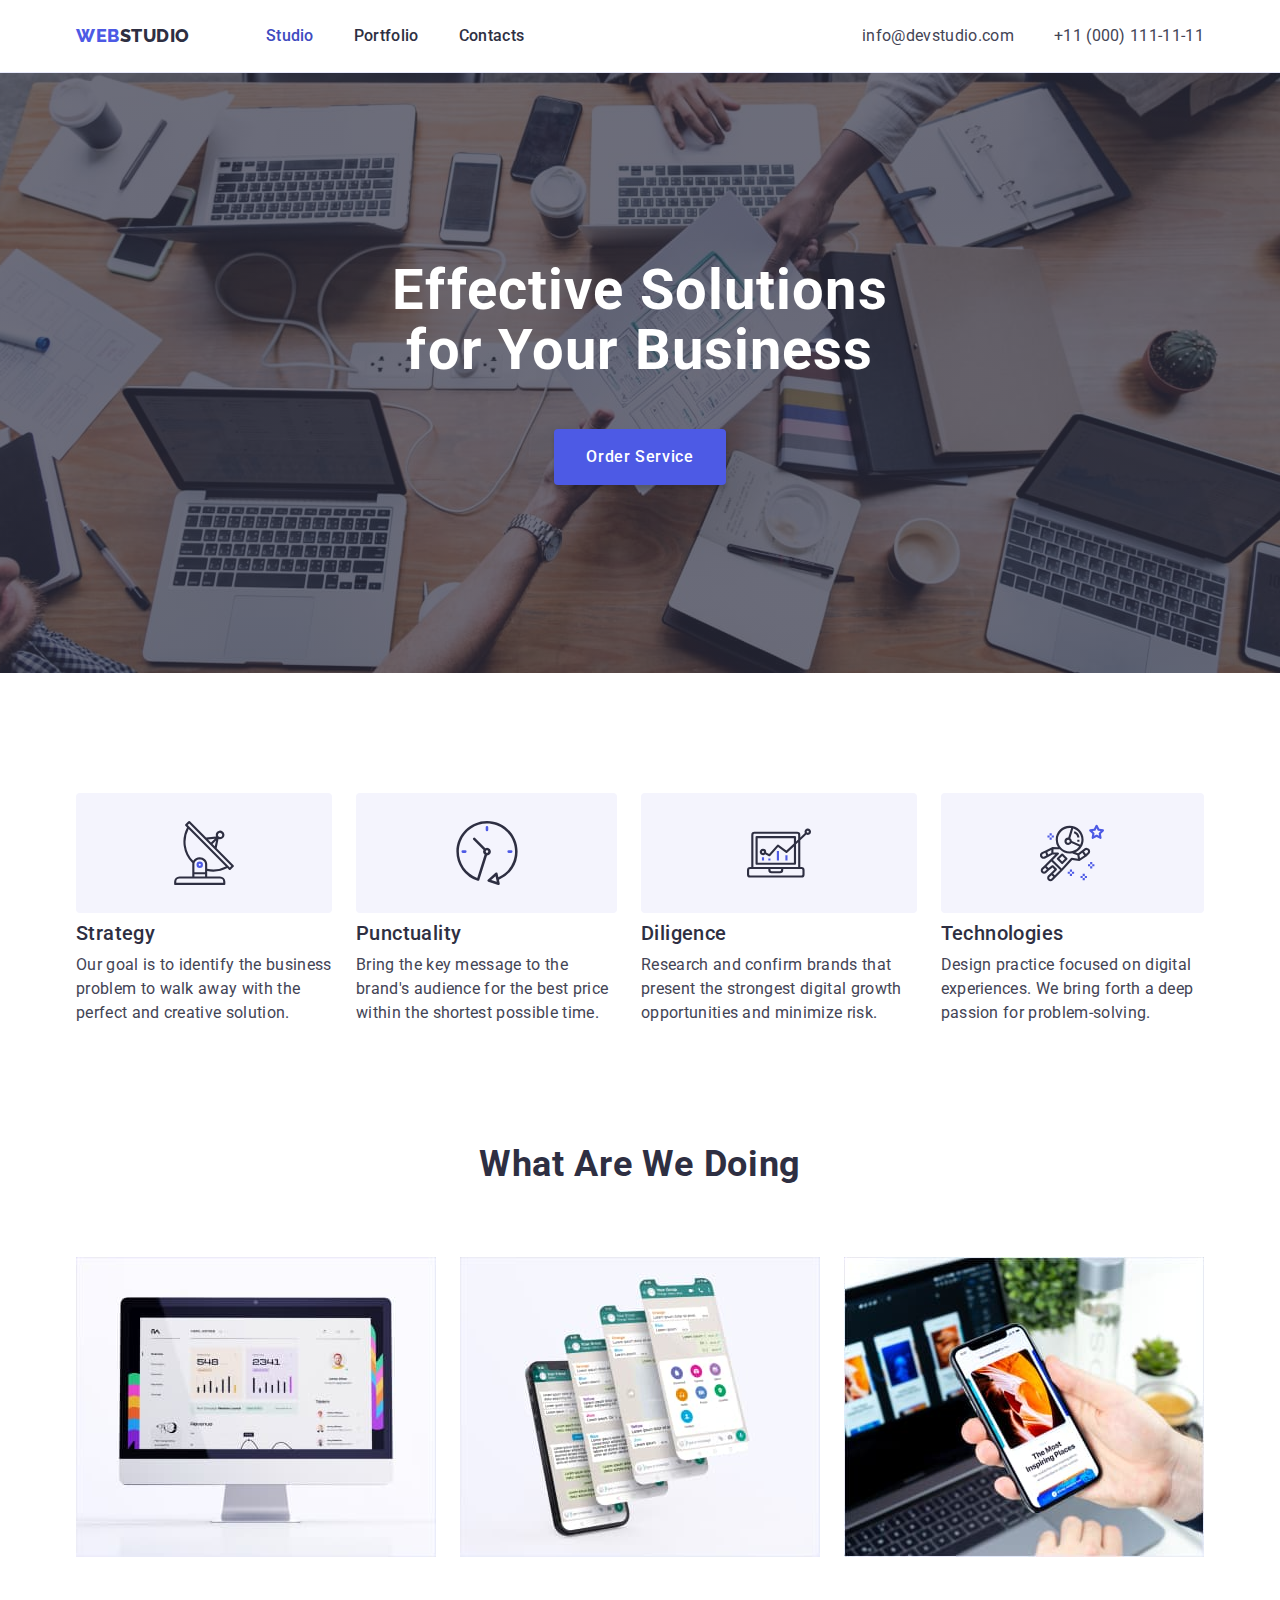
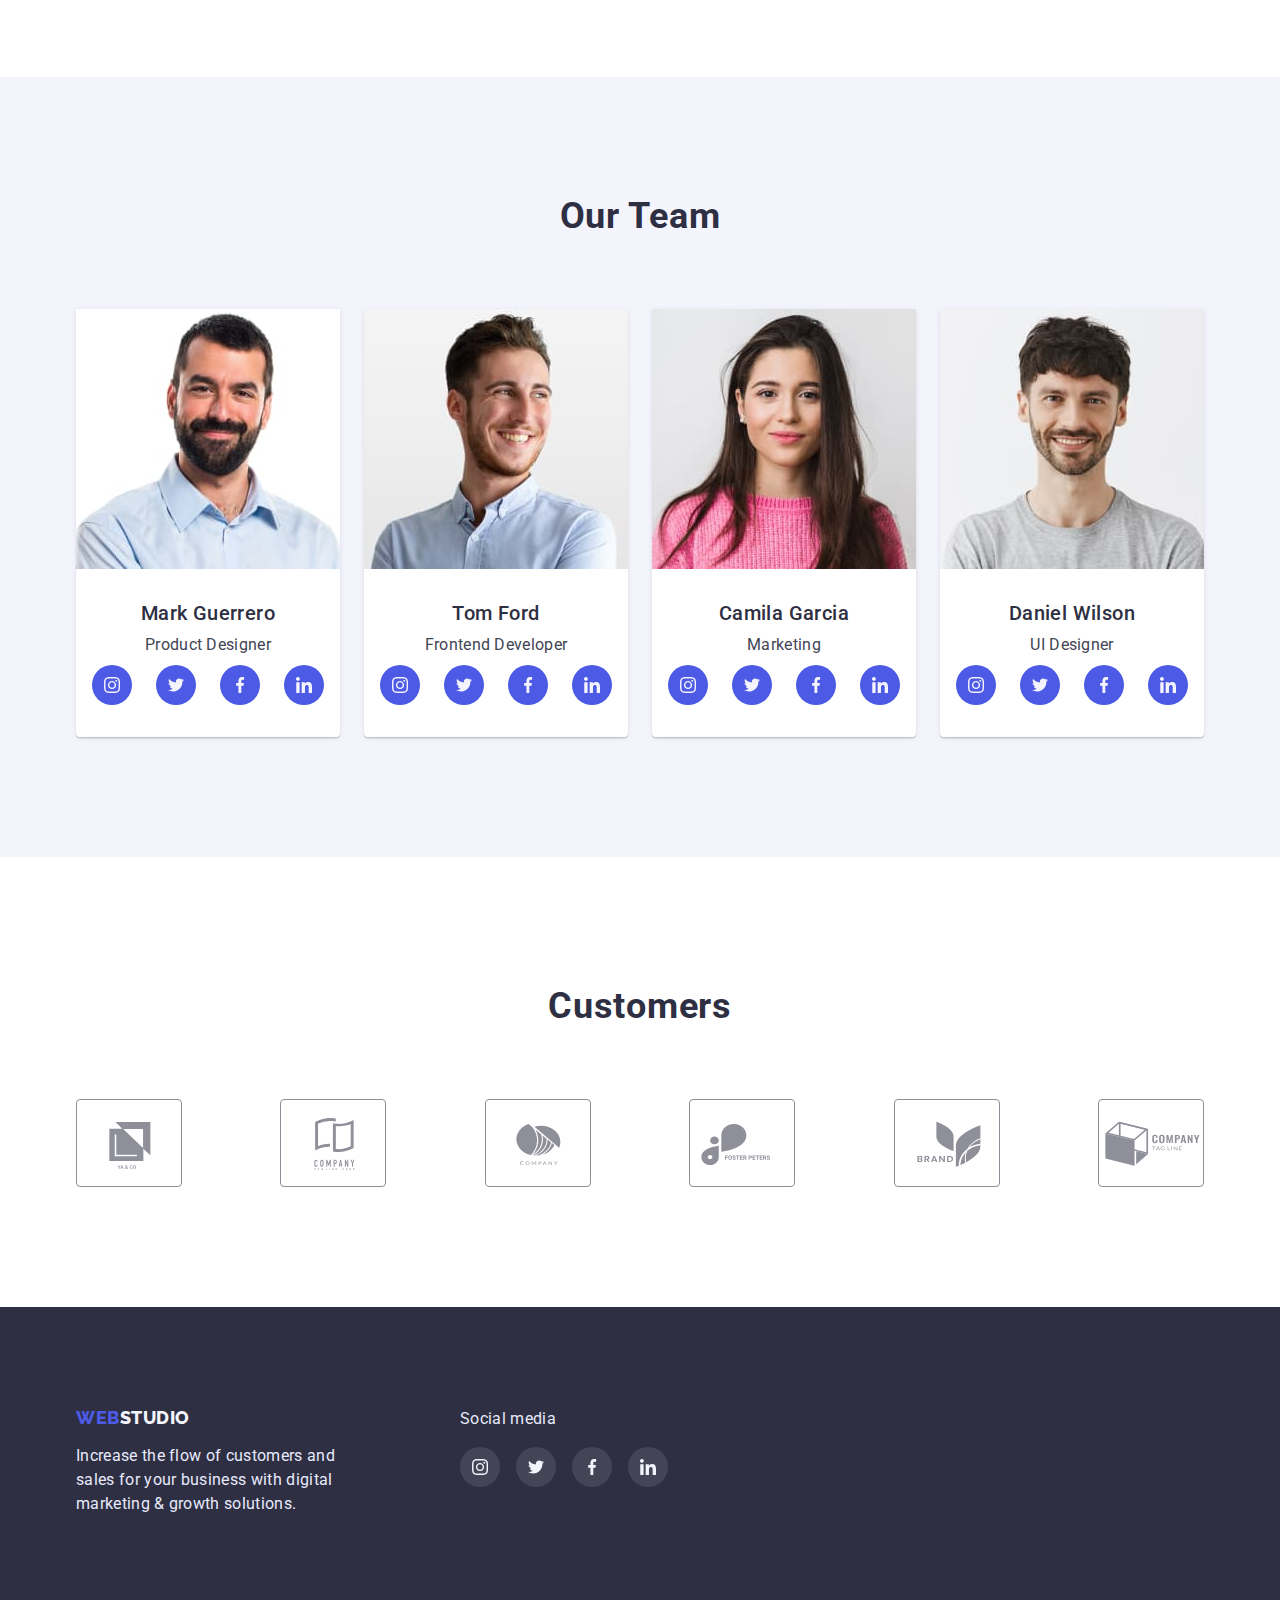
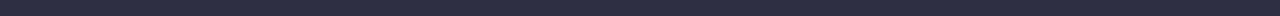
<file: index.html>
<!DOCTYPE html>
<html lang="en">
  <head>
    <meta charset="UTF-8" />
    <meta http-equiv="X-UA-Compatible" content="IE=edge" />
    <meta name="viewport" content="width=device-width, initial-scale=1.0" />
    <title>WebStudio</title>
    <link
      href="https://fonts.googleapis.com/css2?family=Raleway:wght@800&family=Roboto:wght@400;500;700;900&display=swap"
      rel="stylesheet"
    />
    <link
      rel="stylesheet"
      href="https://cdnjs.cloudflare.com/ajax/libs/modern-normalize/1.1.0/modern-normalize.min.css"
    />
    <link rel="stylesheet" href="./css/styles.css" />
  </head>
  <body>
    <header class="page-header">
      <div class="container header-box">
        <nav class="main-nav">
          <!-- Logo -->
          <a href="./index.html" class="link logo-head">
            <span class="logo-head-part">WEB</span>STUDIO
          </a>
          <!-- Site navigation -->
          <ul class="list">
            <li class="item"><a href="" class="link current">Studio</a></li>
            <li class="item">
              <a href="./portfolio.html" class="link">Portfolio</a>
            </li>
            <li class="item"><a href="" class="link">Contacts</a></li>
          </ul>
        </nav>
        <!-- Adress block -->

        <ul class="adress list">
          <li class="item">
            <a href="mailto:info@devstudio.com" class="adress-list mail"
              >info@devstudio.com</a
            >
          </li>
          <li class="item">
            <a href="tel:+110001111111" class="adress-list tel"
              >+11 (000) 111-11-11</a
            >
          </li>
        </ul>
      </div>
    </header>
    <main>
      <!-- Hero Section -->
      <section class="hero">
        <h1 class="hero-title">Effective Solutions<br />for Your Business</h1>
        <button type="button" class="button">Order Service</button>
      </section>
      <!-- Features section -->
      <section class="section features">
        <div class="container features">
          <!-- Hidden title -->
          <h2 hidden class="section-title features">Our Features</h2>
          <ul class="list features">
            <li class="features-item">
              <div class="features-icon-box">
                <svg class="features-icon" width="64" height="64">
                  <use href="./images/icons.svg#icon-feature-antenna"></use>
                </svg>
              </div>
              <h3 class="section-subtitle features">Strategy</h3>
              <p class="section-text">
                Our goal is to identify the business problem to walk away with
                the perfect and creative solution.
              </p>
            </li>
            <li class="features-item">
              <div class="features-icon-box">
                <svg class="features-icon" width="64" height="64">
                  <use href="./images/icons.svg#icon-feature-clock"></use>
                </svg>
              </div>
              <h3 class="section-subtitle features">Punctuality</h3>
              <p class="section-text">
                Bring the key message to the brand's audience for the best price
                within the shortest possible time.
              </p>
            </li>
            <li class="features-item">
              <div class="features-icon-box">
                <svg class="features-icon" width="64" height="64">
                  <use href="./images/icons.svg#icon-feature-diagram"></use>
                </svg>
              </div>
              <h3 class="section-subtitle features">Diligence</h3>
              <p class="section-text">
                Research and confirm brands that present the strongest digital
                growth opportunities and minimize risk.
              </p>
            </li>
            <li class="features-item">
              <div class="features-icon-box">
                <svg class="features-icon" width="64" height="64">
                  <use href="./images/icons.svg#icon-feature-astronaut"></use>
                </svg>
              </div>
              <h3 class="section-subtitle features">Technologies</h3>
              <p class="section-text">
                Design practice focused on digital experiences. We bring forth a
                deep passion for problem-solving.
              </p>
            </li>
          </ul>
        </div>
      </section>
      <!-- What are we doing section -->
      <section class="section projects">
        <div class="container">
          <h2 class="section-title projects">What are we doing</h2>
          <ul class="list projects">
            <li>
              <img src="./images/desktop.jpg" alt="Desctop" width="360" />
            </li>
            <li>
              <img src="./images/mobile.jpg" alt="Mobile" width="360" />
            </li>
            <li>
              <img
                src="./images/cross-platform.jpg"
                alt="Cross-platform"
                width="360"
              />
            </li>
          </ul>
        </div>
      </section>
      <!-- Our team section -->
      <section class="section team">
        <div class="container">
          <h2 class="section-title">Our Team</h2>
          <ul class="list team">
            <li class="item">
              <img
                src="./images/mark-guerrero.jpg"
                alt="Mark Guerrero"
                width="264"
              />
              <div class="card-content">
                <h3 class="section-subtitle">Mark Guerrero</h3>
                <p class="section-text">Product Designer</p>
                <!-- Social Networks -->
                <ul class="list social-networks">
                  <li>
                    <a
                      href=""
                      class="social-networks-item"
                      aria-label="Instagram"
                    >
                      <svg class="social-networks-icon" width="16" height="16">
                        <use href="./images/icons.svg#icon-instagram"></use>
                      </svg>
                    </a>
                  </li>
                  <li>
                    <a
                      href=""
                      class="social-networks-item"
                      aria-label="Twitter"
                    >
                      <svg class="social-networks-icon" width="16" height="16">
                        <use href="./images/icons.svg#icon-twitter"></use>
                      </svg>
                    </a>
                  </li>
                  <li>
                    <a
                      href=""
                      class="social-networks-item"
                      aria-label="Facebook"
                    >
                      <svg class="social-networks-icon" width="16" height="16">
                        <use href="./images/icons.svg#icon-facebook"></use>
                      </svg>
                    </a>
                  </li>
                  <li>
                    <a
                      href=""
                      class="social-networks-item"
                      aria-label="LinkedIn"
                    >
                      <svg class="social-networks-icon" width="16" height="16">
                        <use href="./images/icons.svg#icon-linkedin"></use>
                      </svg>
                    </a>
                  </li>
                </ul>
              </div>
            </li>
            <li class="item">
              <img src="./images/tom-ford.jpg" alt="Tom Ford" width="264" />
              <div class="card-content">
                <h3 class="section-subtitle">Tom Ford</h3>
                <p class="section-text">Frontend Developer</p>
                <!-- Social Networks -->
                <ul class="list social-networks">
                  <li>
                    <a
                      href=""
                      class="social-networks-item"
                      aria-label="Instagram"
                    >
                      <svg class="social-networks-icon" width="16" height="16">
                        <use href="./images/icons.svg#icon-instagram"></use>
                      </svg>
                    </a>
                  </li>
                  <li>
                    <a
                      href=""
                      class="social-networks-item"
                      aria-label="Twitter"
                    >
                      <svg class="social-networks-icon" width="16" height="16">
                        <use href="./images/icons.svg#icon-twitter"></use>
                      </svg>
                    </a>
                  </li>
                  <li>
                    <a
                      href=""
                      class="social-networks-item"
                      aria-label="Facebook"
                    >
                      <svg class="social-networks-icon" width="16" height="16">
                        <use href="./images/icons.svg#icon-facebook"></use>
                      </svg>
                    </a>
                  </li>
                  <li>
                    <a
                      href=""
                      class="social-networks-item"
                      aria-label="LinkedIn"
                    >
                      <svg class="social-networks-icon" width="16" height="16">
                        <use href="./images/icons.svg#icon-linkedin"></use>
                      </svg>
                    </a>
                  </li>
                </ul>
              </div>
            </li>
            <li class="item">
              <img
                src="./images/camila-garcia.jpg"
                alt="Camila Garcia"
                width="264"
              />
              <div class="card-content">
                <h3 class="section-subtitle">Camila Garcia</h3>
                <p class="section-text">Marketing</p>
                <!-- Social Networks -->
                <ul class="list social-networks">
                  <li>
                    <a
                      href=""
                      class="social-networks-item"
                      aria-label="Instagram"
                    >
                      <svg class="social-networks-icon" width="16" height="16">
                        <use href="./images/icons.svg#icon-instagram"></use>
                      </svg>
                    </a>
                  </li>
                  <li>
                    <a
                      href=""
                      class="social-networks-item"
                      aria-label="Twitter"
                    >
                      <svg class="social-networks-icon" width="16" height="16">
                        <use href="./images/icons.svg#icon-twitter"></use>
                      </svg>
                    </a>
                  </li>
                  <li>
                    <a
                      href=""
                      class="social-networks-item"
                      aria-label="Facebook"
                    >
                      <svg class="social-networks-icon" width="16" height="16">
                        <use href="./images/icons.svg#icon-facebook"></use>
                      </svg>
                    </a>
                  </li>
                  <li>
                    <a
                      href=""
                      class="social-networks-item"
                      aria-label="LinkedIn"
                    >
                      <svg class="social-networks-icon" width="16" height="16">
                        <use href="./images/icons.svg#icon-linkedin"></use>
                      </svg>
                    </a>
                  </li>
                </ul>
              </div>
            </li>
            <li class="item">
              <img
                src="./images/daniel-wilson.jpg"
                alt="Daniel Wilson"
                width="264"
              />
              <div class="card-content">
                <h3 class="section-subtitle">Daniel Wilson</h3>
                <p class="section-text">UI Designer</p>
                <!-- Social Networks -->
                <ul class="list social-networks">
                  <li>
                    <a
                      href=""
                      class="social-networks-item"
                      aria-label="Instagram"
                    >
                      <svg class="social-networks-icon" width="16" height="16">
                        <use href="./images/icons.svg#icon-instagram"></use>
                      </svg>
                    </a>
                  </li>
                  <li>
                    <a
                      href=""
                      class="social-networks-item"
                      aria-label="Twitter"
                    >
                      <svg class="social-networks-icon" width="16" height="16">
                        <use href="./images/icons.svg#icon-twitter"></use>
                      </svg>
                    </a>
                  </li>
                  <li>
                    <a
                      href=""
                      class="social-networks-item"
                      aria-label="Facebook"
                    >
                      <svg class="social-networks-icon" width="16" height="16">
                        <use href="./images/icons.svg#icon-facebook"></use>
                      </svg>
                    </a>
                  </li>
                  <li>
                    <a
                      href=""
                      class="social-networks-item"
                      aria-label="LinkedIn"
                    >
                      <svg class="social-networks-icon" width="16" height="16">
                        <use href="./images/icons.svg#icon-linkedin"></use>
                      </svg>
                    </a>
                  </li>
                </ul>
              </div>
            </li>
          </ul>
        </div>
      </section>
      <!-- Customers section -->
      <section class="section customers">
        <div class="container">
          <h2 class="section-title customers">Customers</h2>
          <ul class="list customers">
            <li class="item-customers">
              <svg class="customers-icon" width="104" height="56">
                <use href="./images/icons.svg#icon-client-1"></use>
              </svg>
            </li>
            <li class="item-customers">
              <svg class="customers-icon" width="104" height="56">
                <use href="./images/icons.svg#icon-client-2"></use>
              </svg>
            </li>
            <li class="item-customers">
              <svg class="customers-icon" width="104" height="56">
                <use href="./images/icons.svg#icon-client-3"></use>
              </svg>
            </li>
            <li class="item-customers">
              <svg class="customers-icon" width="104" height="56">
                <use href="./images/icons.svg#icon-client-4"></use>
              </svg>
            </li>
            <li class="item-customers">
              <svg class="customers-icon" width="104" height="56">
                <use href="./images/icons.svg#icon-client-5"></use>
              </svg>
            </li>
            <li class="item-customers">
              <svg class="customers-icon" width="104" height="56">
                <use href="./images/icons.svg#icon-client-6"></use>
              </svg>
            </li>
          </ul>
        </div>
      </section>
    </main>
    <footer class="footer">
      <div class="container footer-box">
        <div class="footer-item">
          <a href="./index.html" class="logo-foot">
            <span class="logo-foot-part">WEB</span>STUDIO
          </a>
          <p class="footer-text">
            Increase the flow of customers and sales for your business with
            digital marketing & growth solutions.
          </p>
        </div>
        <div class="footer-item">
          <p class="footer-text">Social media</p>
          <!-- Social Networks -->
          <ul class="list social-networks">
            <li class="item">
              <a href="" class="social-networks-item" aria-label="Instagram">
                <svg class="social-networks-icon" width="16" height="16">
                  <use href="./images/icons.svg#icon-instagram"></use>
                </svg>
              </a>
            </li>
            <li class="item">
              <a href="" class="social-networks-item" aria-label="Twitter">
                <svg class="social-networks-icon" width="16" height="16">
                  <use href="./images/icons.svg#icon-twitter"></use>
                </svg>
              </a>
            </li>
            <li class="item">
              <a href="" class="social-networks-item" aria-label="Facebook">
                <svg class="social-networks-icon" width="16" height="16">
                  <use href="./images/icons.svg#icon-facebook"></use>
                </svg>
              </a>
            </li>
            <li class="item">
              <a href="" class="social-networks-item" aria-label="LinkedIn">
                <svg class="social-networks-icon" width="16" height="16">
                  <use href="./images/icons.svg#icon-linkedin"></use>
                </svg>
              </a>
            </li>
          </ul>
        </div>
      </div>
    </footer>
  </body>
</html>
</file>
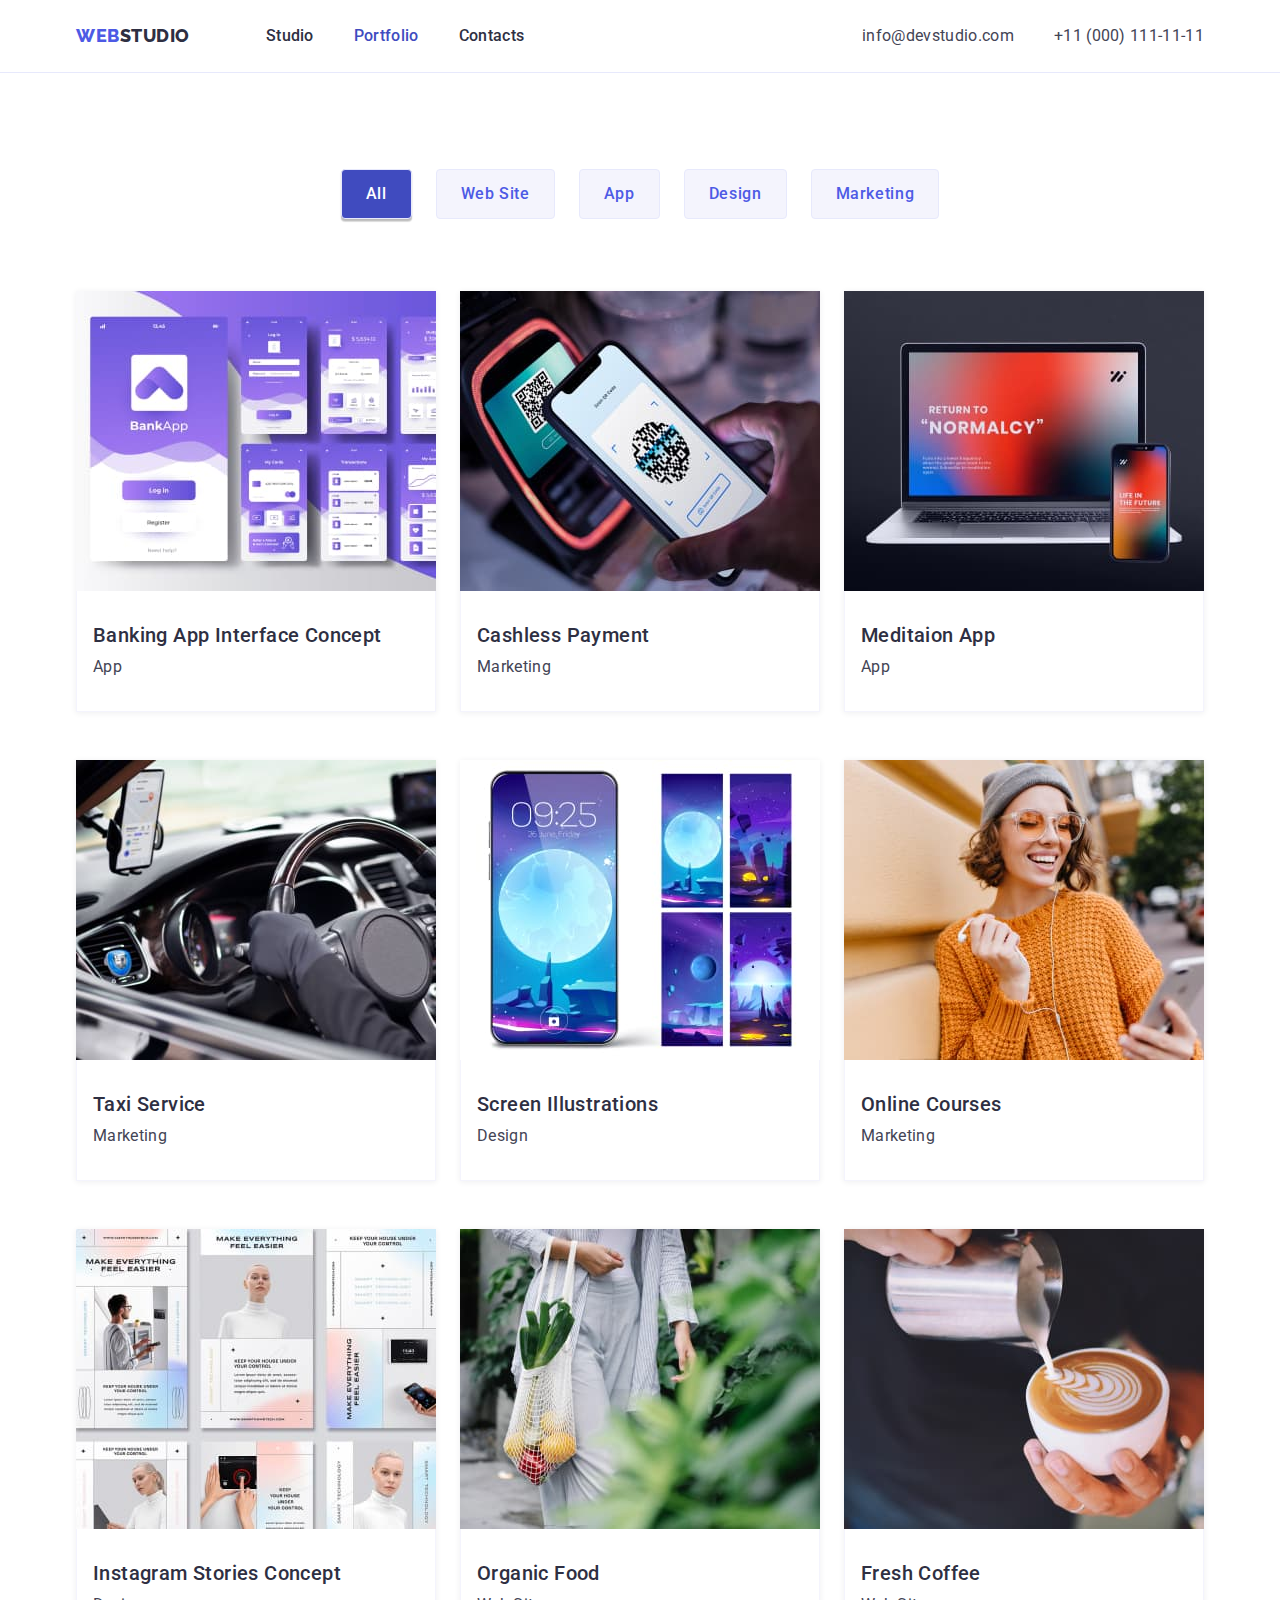
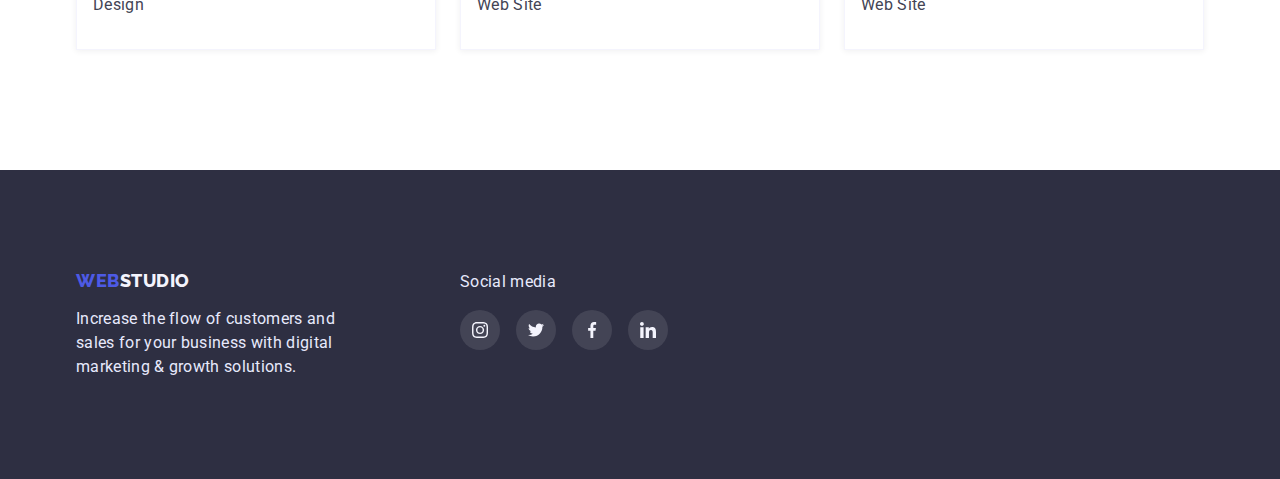
<file: portfolio.html>
<!DOCTYPE html>
<html lang="en">
  <head>
    <meta charset="UTF-8" />
    <meta http-equiv="X-UA-Compatible" content="IE=edge" />
    <meta name="viewport" content="width=device-width, initial-scale=1.0" />
    <title>Portfolio</title>
    <link
      href="https://fonts.googleapis.com/css2?family=Raleway:wght@800&family=Roboto:wght@400;500;700;900&display=swap"
      rel="stylesheet"
    />
    <link
      rel="stylesheet"
      href="https://cdnjs.cloudflare.com/ajax/libs/modern-normalize/1.1.0/modern-normalize.min.css"
    />
    <link rel="stylesheet" href="./css/styles.css" />
  </head>
  <body>
    <header class="page-header">
      <div class="container header-box">
        <nav class="main-nav">
          <!-- Logo -->
          <a href="./index.html" class="link logo-head">
            <span class="logo-head-part">WEB</span>STUDIO
          </a>
          <!-- Site navigation -->
          <ul class="list">
            <li class="item"><a href="./index.html" class="link">Studio</a></li>
            <li class="item">
              <a href="./portfolio.html" class="link current">Portfolio</a>
            </li>
            <li class="item"><a href="" class="link">Contacts</a></li>
          </ul>
        </nav>
        <!-- Adress block -->

        <ul class="adress list">
          <li class="item">
            <a href="mailto:info@devstudio.com" class="adress-list mail"
              >info@devstudio.com</a
            >
          </li>
          <li class="item">
            <a href="tel:+110001111111" class="adress-list tel"
              >+11 (000) 111-11-11</a
            >
          </li>
        </ul>
      </div>
    </header>
    <main>
      <!-- Portfolio section -->
      <section class="section portfolio">
        <div class="container">
          <!-- Hidden headline -->
          <h1 hidden class="portfolio-title">Portfolio</h1>
          <!-- Filter buttons -->
          <ul class="list portfolio">
            <li class="item">
              <button type="button" class="button current">All</button>
            </li>
            <li class="item">
              <button type="button" class="button">Web Site</button>
            </li>
            <li class="item">
              <button type="button" class="button">App</button>
            </li>
            <li class="item">
              <button type="button" class="button">Design</button>
            </li>
            <li class="item">
              <button type="button" class="button">Marketing</button>
            </li>
          </ul>
          <!-- gallery -->
          <ul class="list gallery">
            <li class="item">
              <a class="gallery-card" href="">
                <img
                  src="./images/portfolio/banking-app-interface-concept.jpg"
                  alt="Banking App Interface Concept"
                />
                <div class="description">
                  <h3 class="section-subtitle">
                    Banking App Interface Concept
                  </h3>
                  <p class="section-text">App</p>
                </div>
              </a>
            </li>
            <li class="item">
              <a class="gallery-card" href="">
                <img
                  src="./images/portfolio/cashless-payment.jpg"
                  alt="Cashless Payment"
                />
                <div class="description">
                  <h3 class="section-subtitle">Cashless Payment</h3>
                  <p class="section-text">Marketing</p>
                </div>
              </a>
            </li>
            <li class="item">
              <a class="gallery-card" href="">
                <img
                  src="./images/portfolio/meditaion-app.jpg"
                  alt="Meditaion App"
                />
                <div class="description">
                  <h3 class="section-subtitle">Meditaion App</h3>
                  <p class="section-text">App</p>
                </div>
              </a>
            </li>
            <li class="item">
              <a class="gallery-card" href="">
                <img
                  src="./images/portfolio/taxi-service.jpg"
                  alt="Taxi Service"
                />
                <div class="description">
                  <h3 class="section-subtitle">Taxi Service</h3>
                  <p class="section-text">Marketing</p>
                </div>
              </a>
            </li>
            <li class="item">
              <a class="gallery-card" href="">
                <img
                  src="./images/portfolio/screen-illustrations.jpg"
                  alt="Screen Illustrations"
                />
                <div class="description">
                  <h3 class="section-subtitle">Screen Illustrations</h3>
                  <p class="section-text">Design</p>
                </div>
              </a>
            </li>
            <li class="item">
              <a class="gallery-card" href="">
                <img
                  src="./images/portfolio/online-courses.jpg"
                  alt="Online Courses"
                />
                <div class="description">
                  <h3 class="section-subtitle">Online Courses</h3>
                  <p class="section-text">Marketing</p>
                </div>
              </a>
            </li>
            <li class="item">
              <a class="gallery-card" href="">
                <img
                  src="./images/portfolio/instagram-stories-concept.jpg"
                  alt="Instagram Stories Concept"
                />
                <div class="description">
                  <h3 class="section-subtitle">Instagram Stories Concept</h3>
                  <p class="section-text">Design</p>
                </div>
              </a>
            </li>
            <li class="item">
              <a class="gallery-card" href="">
                <img
                  src="./images/portfolio/organic-food.jpg"
                  alt="Organic Food"
                />
                <div class="description">
                  <h3 class="section-subtitle">Organic Food</h3>
                  <p class="section-text">Web Site</p>
                </div>
              </a>
            </li>
            <li class="item">
              <a class="gallery-card" href="">
                <img
                  src="./images/portfolio/fresh-coffee.jpg"
                  alt="Fresh Coffee"
                />
                <div class="description">
                  <h3 class="section-subtitle">Fresh Coffee</h3>
                  <p class="section-text">Web Site</p>
                </div>
              </a>
            </li>
          </ul>
        </div>
      </section>
    </main>
    <footer class="footer">
      <div class="container footer-box">
        <div class="footer-item">
          <a href="./index.html" class="logo-foot">
            <span class="logo-foot-part">WEB</span>STUDIO
          </a>
          <p class="footer-text">
            Increase the flow of customers and sales for your business with
            digital marketing & growth solutions.
          </p>
        </div>
        <div class="footer-item">
          <p class="footer-text">Social media</p>
          <!-- Social Networks -->
          <ul class="list social-networks">
            <li class="item">
              <a href="" class="social-networks-item" aria-label="Instagram">
                <svg class="social-networks-icon" width="16" height="16">
                  <use href="./images/icons.svg#icon-instagram"></use>
                </svg>
              </a>
            </li>
            <li class="item">
              <a href="" class="social-networks-item" aria-label="Twitter">
                <svg class="social-networks-icon" width="16" height="16">
                  <use href="./images/icons.svg#icon-twitter"></use>
                </svg>
              </a>
            </li>
            <li class="item">
              <a href="" class="social-networks-item" aria-label="Facebook">
                <svg class="social-networks-icon" width="16" height="16">
                  <use href="./images/icons.svg#icon-facebook"></use>
                </svg>
              </a>
            </li>
            <li class="item">
              <a href="" class="social-networks-item" aria-label="LinkedIn">
                <svg class="social-networks-icon" width="16" height="16">
                  <use href="./images/icons.svg#icon-linkedin"></use>
                </svg>
              </a>
            </li>
          </ul>
        </div>
      </div>
    </footer>
  </body>
</html>
</file>
<file: css/styles.css>
/* основний фоновий колір #FFFFFF */
/* доп фоновий колій #2E2F42 */
/* фон блока команді #F4F4FD */
/* цвет основного текста (заголовки) #2E2F42 */
/* цвет параграфов, адреса #434455 */
/* цвет части логотипа #4D5AE5 */
/* цвет части логотпа внизу #F4F4FD */
/* цвет первого заголовка #FFFFFF */
/* цвет блока текста в подвале #E7E9FC */
/* колір фона хіро background: rgba(46, 47, 66, 0.7); */

/*
html {
  box-sizing: border-box;
}
*,
*::before,
*::after {
  box-sizing: inherit;
} - exist in modern-normalize */

:root {
  --main-text-color: #2e2f42;
  --paragraph-text-color: #434455;
  --accent-color: #404bbf;
  --accent-color-add: #4d5ae5;
  --white-color: #ffffff;
  --not-white-color: #f4f4fd;
  --additional-not-white-color: #e7e9fc;
  --footer-bgc: #2e2f42;
  --hero-bgc: rgba(46, 47, 66, 0.7);
  --customers-color: #8e8f99;
  --not-green-color: #31d0aa;
}

body {
  background-color: var(--white-color);

  color: var(--main-text-color);
  font-family: "Roboto", sans-serif;
}
a {
  text-decoration: none;
  color: currentColor;
}

/* ==================Components styles================== */

.link {
  font-weight: 500;
  font-size: 16px;
  line-height: 1.5;
  letter-spacing: 0.02em;
}
.list {
  padding: 0px;
  margin: 0px;
  list-style: none;
}
.button {
  border-radius: 4px;
  border: none;

  font-weight: 500;
  font-size: 16px;
  line-height: 1.5;
  letter-spacing: 0.04em;
  cursor: pointer;
}
.container {
  width: 1158px;
  margin: 0 auto;
  padding-left: 15px;
  padding-right: 15px;
  /* outline: 1px solid #434455; */
  /* - temporary container border */
}

/* !!==================Header!!================== */

.page-header {
  background-color: var(--white-color);
  border-bottom: 1px solid var(--additional-not-white-color);
}
.header-box {
  display: flex;
  align-items: center;
}

/* ==================Logo================== */

.logo-head {
  margin-right: 76px;

  font-family: "Raleway", sans-serif;
  font-weight: 800;
  font-size: 18px;
  line-height: 1.33;
  letter-spacing: 0.03em;
  text-transform: uppercase;
}
.logo-head-part {
  color: var(--accent-color-add);
}

/* ==================Site navigation================== */

.main-nav {
  display: flex;
  align-items: center;
}
.main-nav .list {
  display: flex;
}
.main-nav .item:not(:last-child) {
  margin-right: 40px;
}
.main-nav .link {
  display: block;
  padding-top: 24px;
  padding-bottom: 24px;
}
.main-nav .link:hover,
.main-nav .link:focus {
  color: var(--accent-color);
}
.main-nav .link.current {
  color: var(--accent-color);
}

/* ==================Adress================== */

.adress {
  display: flex;
  align-items: center;
  margin-left: auto;
}
.adress .item + .item {
  margin-left: 40px;
}
.adress-list {
  color: var(--paragraph-text-color);

  text-decoration: none;
  font-style: normal;
  font-size: 16px;
  line-height: 1.5;
  letter-spacing: 0.02em;
}
.adress-list.mail:hover,
.adress-list.tel:hover,
.adress-list.mail:focus,
.adress-list.tel:focus {
  color: var(--accent-color);
}

/* !!==================Hero!!================== */

.hero {
  padding-top: 188px;
  padding-bottom: 188px;
  height: 600px;
  max-width: 1440px;
  margin-left: auto;
  margin-right: auto;

  background-image: linear-gradient(var(--hero-bgc), var(--hero-bgc)),
    url(../images/hero-bg-image.jpg);
  background-repeat: no-repeat;
  background-position: center;
  background-size: cover;

  background-color: var(--hero-bgc);

  text-align: center;
}
.hero-title {
  margin-top: 0px;
  margin-bottom: 48px;

  color: var(--white-color);

  font-size: 56px;
  line-height: 1.07;
  letter-spacing: 0.02em;
}
.hero .button {
  padding: 16px 32px;
  min-width: 169px;

  background-color: var(--accent-color-add);
  color: var(--white-color);

  box-shadow: 0px 4px 4px 0px rgba(0, 0, 0, 0.15);
}
.hero .button:hover {
  background-color: var(--accent-color);
}

/* ==================!!Section!! - common for all sections================== */

.section {
  padding-top: 120px;
  padding-bottom: 120px;
}
.section-title {
  margin-top: 0;
  margin-bottom: 0;

  font-size: 36px;
  line-height: 1.11;
  letter-spacing: 0.02em;
  text-align: center;
  text-transform: capitalize;
}
.section-subtitle {
  margin-top: 0;
  margin-bottom: 8px;

  font-weight: 500;
  font-size: 20px;
  line-height: 1.2;
  letter-spacing: 0.02em;
}
.section-text {
  margin-top: 0;
  margin-bottom: 0;

  color: var(--paragraph-text-color);

  font-size: 16px;
  line-height: 1.5;
  letter-spacing: 0.02em;
}

/* ==================Features================== */

.section.features {
  background-color: var(--white-color);
}

.section-subtitle.features {
  margin-top: 8px;
}

.list.features {
  display: flex;
  justify-content: space-between;
  gap: 24px;
}
.features-item {
  flex-basis: calc((100%-72px) / 4);
}
.features-icon-box {
  border-radius: 4px;
  height: 120px;
  display: flex;
  justify-content: center;
  align-items: center;

  background-color: var(--not-white-color);
}

/* ==================We are We Doing================== */

.section.projects {
  padding-top: 0;

  background-color: var(--white-color);
}
.section-title.projects {
  margin-bottom: 72px;
}
.projects img {
  display: block;
}
.list.projects {
  display: flex;
  justify-content: space-between;
}

/* ==================OurTeam================== */

.section.team {
  background-color: var(--not-white-color);
}
.team img {
  display: block;
}
.team .section-title {
  margin-bottom: 72px;
}
.list.team {
  display: flex;
  justify-content: space-between;
}
.list.team .item {
  display: flex;
  flex-direction: column;

  background-color: var(--white-color);
  box-shadow: 0px 2px 1px 0px rgba(46, 47, 66, 0.08),
    0px 1px 1px 0px rgba(46, 47, 66, 0.16),
    0px 1px 6px 0px rgba(46, 47, 66, 0.08);
  border-radius: 0px 0px 4px 4px;
}
.card-content {
  padding: 32px 16px;

  text-align: center;
}
.team .social-networks {
  display: flex;
  justify-content: space-between;
  margin-top: 8px;
}
.social-networks-item {
  display: flex;
  width: 40px;
  height: 40px;
  border-radius: 50%;
  justify-content: center;
  align-items: center;

  background-color: var(--accent-color-add);
}
.social-networks-item:hover,
.social-networks-item:focus {
  background-color: var(--accent-color);
}
.social-networks-icon {
  fill: var(--not-white-color);
}

/* ==================Customers section================== */

.section.customers {
  padding-top: 130px;

  background-color: var(--white-color);
}
.section-title.customers {
  margin-bottom: 72px;
}
.list.customers {
  display: flex;
  justify-content: space-between;
  gap: 24px;
  text-align: center;
}

.item-customers {
  flex-basis: calc((100%-120px) / 6);
  display: flex;
  height: 88px;
  border: 1px solid var(--customers-color);
  border-radius: 4px;
  justify-content: center;
  align-items: center;
}
.item-customers:hover,
.item-customers:focus {
  border-color: var(--accent-color);
}
.customers-icon {
  fill: var(--customers-color);
}

.customers-icon:hover,
.customers-icon:focus {
  fill: var(--accent-color);
}

/* !!==================Footer!!================== */

.footer {
  padding-bottom: 100px;
  padding-top: 100px;

  background-color: var(--footer-bgc);
}
.logo-foot {
  display: block;
  color: var(--not-white-color);

  font-family: "Raleway", sans-serif;
  font-weight: 800;
  font-size: 18px;
  line-height: 1.17;
  letter-spacing: 0.03em;
  text-transform: uppercase;
  text-decoration: none;
  margin-bottom: 16px;
}
.logo-foot-part {
  color: var(--accent-color-add);
}
.footer-text {
  margin-bottom: 0;
  margin-top: 0;
  max-width: 264px;

  color: var(--additional-not-white-color);

  font-size: 16px;
  line-height: 1.5;
  letter-spacing: 0.02em;
}
.footer-box {
  display: flex;
  align-items: flex-start;
}
.footer-box .footer-item:first-child {
  margin-right: 120px;
}

.footer .social-networks {
  display: flex;
  justify-content: space-between;
  margin-top: 16px;
}
.footer .social-networks-item {
  display: flex;
  width: 40px;
  height: 40px;
  border-radius: 50%;
  justify-content: center;
  align-items: center;

  background-color: rgba(255, 255, 255, 0.1);
}
.footer .social-networks .item:not(:last-child) {
  margin-right: 16px;
}
.footer .social-networks-item:hover,
.footer .social-networks-item:focus {
  background-color: var(--not-green-color);
}
.footer .social-networks-icon {
  fill: var(--not-white-color);
}

/* !!!==================Portfolio Page==================!!! */
/* !!==================Portfolio section!!================== */

.section.portfolio {
  padding-top: 96px;

  background-color: var(--white-color);
}

/* ==================Filter buttons================== */

.portfolio .button {
  padding: 12px 24px;
  border: 1px solid var(--additional-not-white-color);

  color: var(--accent-color-add);
  background-color: var(--not-white-color);
}
.portfolio .button:hover,
.portfolio .button:focus {
  background-color: var(--accent-color-add);
  color: var(--white-color);
  box-shadow: 0px 3px 1px rgba(0, 0, 0, 0.1), 0px 2px 1px rgba(0, 0, 0, 0.08),
    0px 2px 2px rgba(0, 0, 0, 0.12);
}
.portfolio .button.current {
  background-color: var(--accent-color);
  color: var(--white-color);
  box-shadow: 0px 3px 1px rgba(0, 0, 0, 0.1), 0px 2px 1px rgba(0, 0, 0, 0.08),
    0px 2px 2px rgba(0, 0, 0, 0.12);
}
.list.portfolio {
  display: flex;
  justify-content: center;
}
.list.portfolio .item:not(:last-child) {
  margin-right: 24px;
}

/* ==================Portfolio gallery================== */

.list.gallery {
  margin-top: 72px;
}
.gallery img {
  display: block;
}
.list.gallery {
  display: flex;
  flex-wrap: wrap;
}
.list.gallery .item {
  min-width: 360px;
  margin-right: 24px;
  margin-bottom: 48px;

  background-color: var(--white-color);
  box-shadow: 0px 1px 6px rgba(46, 47, 66, 0.08);

  display: flex;
  flex-direction: column;
  cursor: pointer;
}
.gallery-card {
  display: block;
}
.gallery-card:hover,
.gallery-card:focus {
  box-shadow: 0px 1px 6px rgba(46, 47, 66, 0.08),
    0px 1px 1px rgba(46, 47, 66, 0.16), 0px 2px 1px rgba(46, 47, 66, 0.08);
}
/* .list.gallery .item:hover {
  box-shadow: 0px 1px 6px rgba(46, 47, 66, 0.08),
    0px 1px 1px rgba(46, 47, 66, 0.16), 0px 2px 1px rgba(46, 47, 66, 0.08);
} */
.list.gallery .item:nth-child(3n) {
  margin-right: 0;
}
.list.gallery .item:nth-last-child(-n + 3) {
  margin-bottom: 0;
}
.list.gallery .item .description {
  padding-top: 32px;
  padding-bottom: 32px;
  padding-left: 16px;
  border-bottom: 0.5px solid var(--not-white-color);
  border-right: 0.5px solid var(--not-white-color);
  border-left: 0.5px solid var(--not-white-color);
}
</file>
